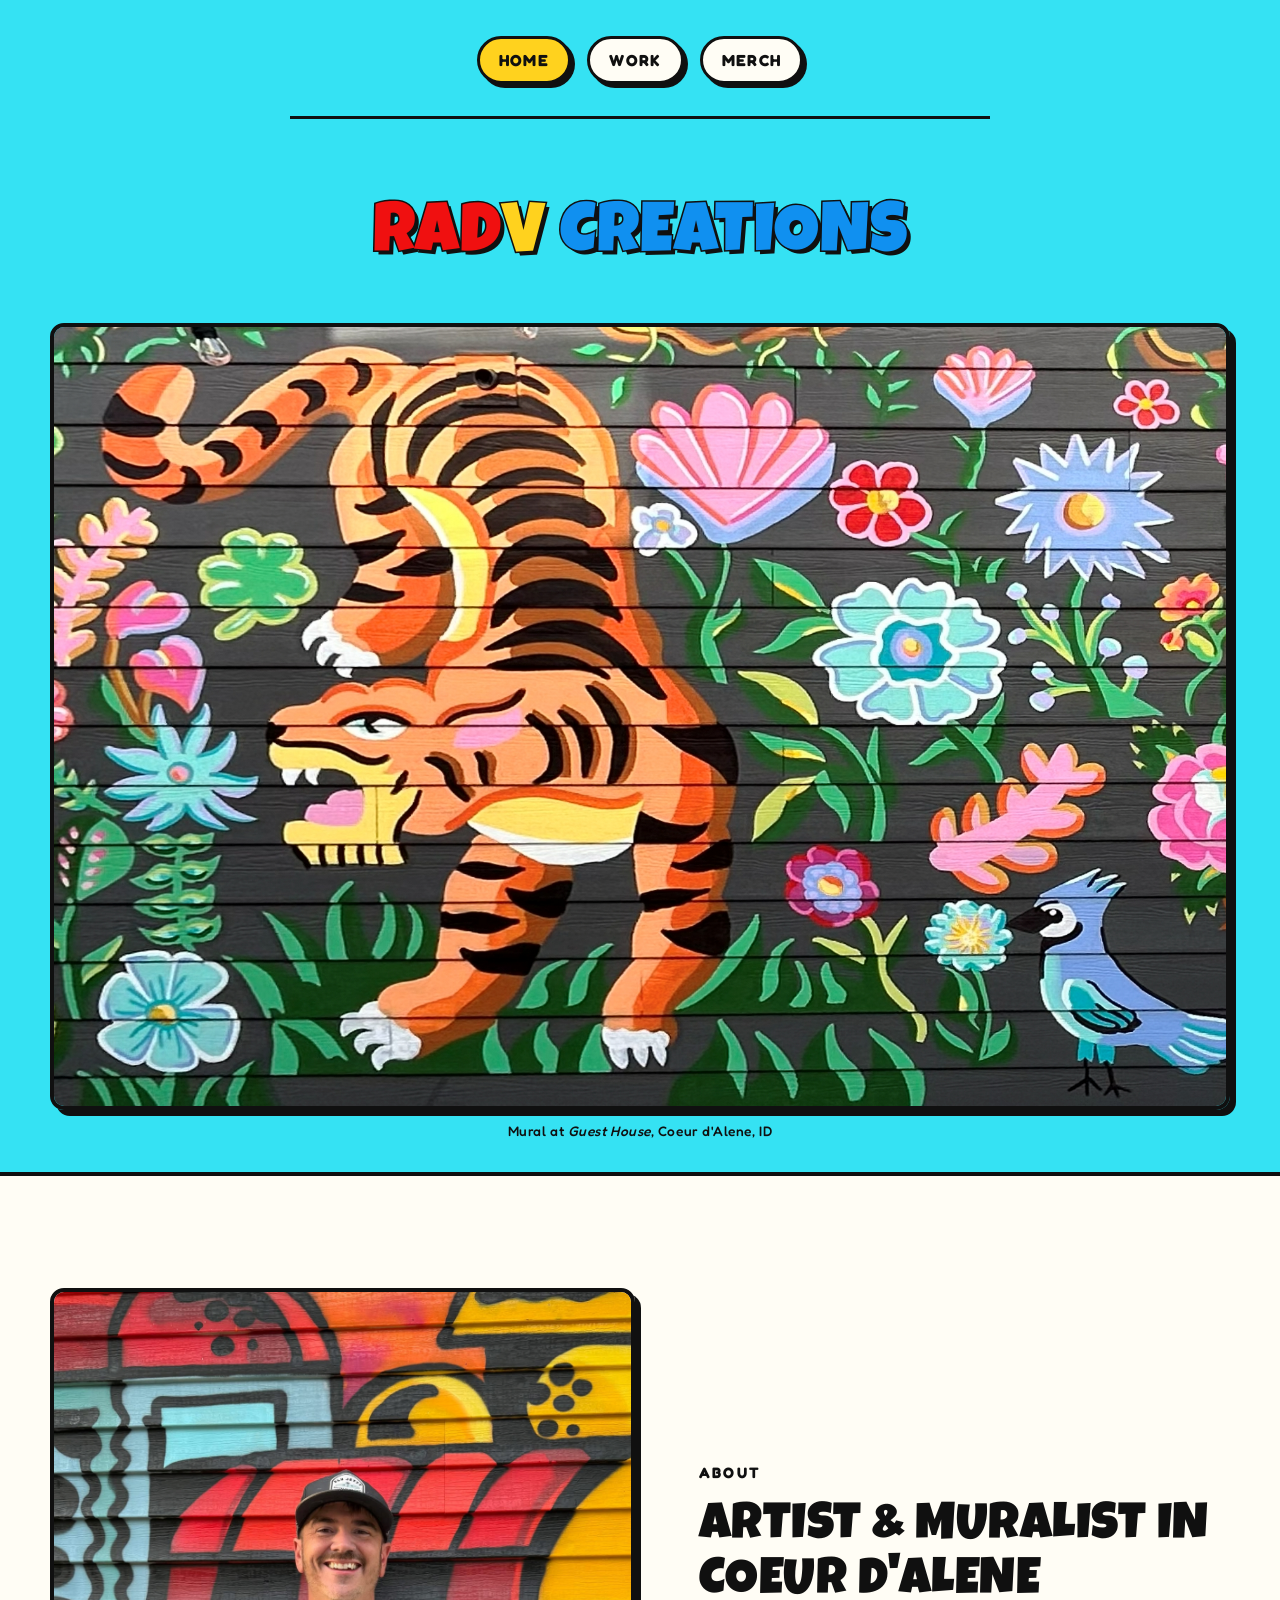
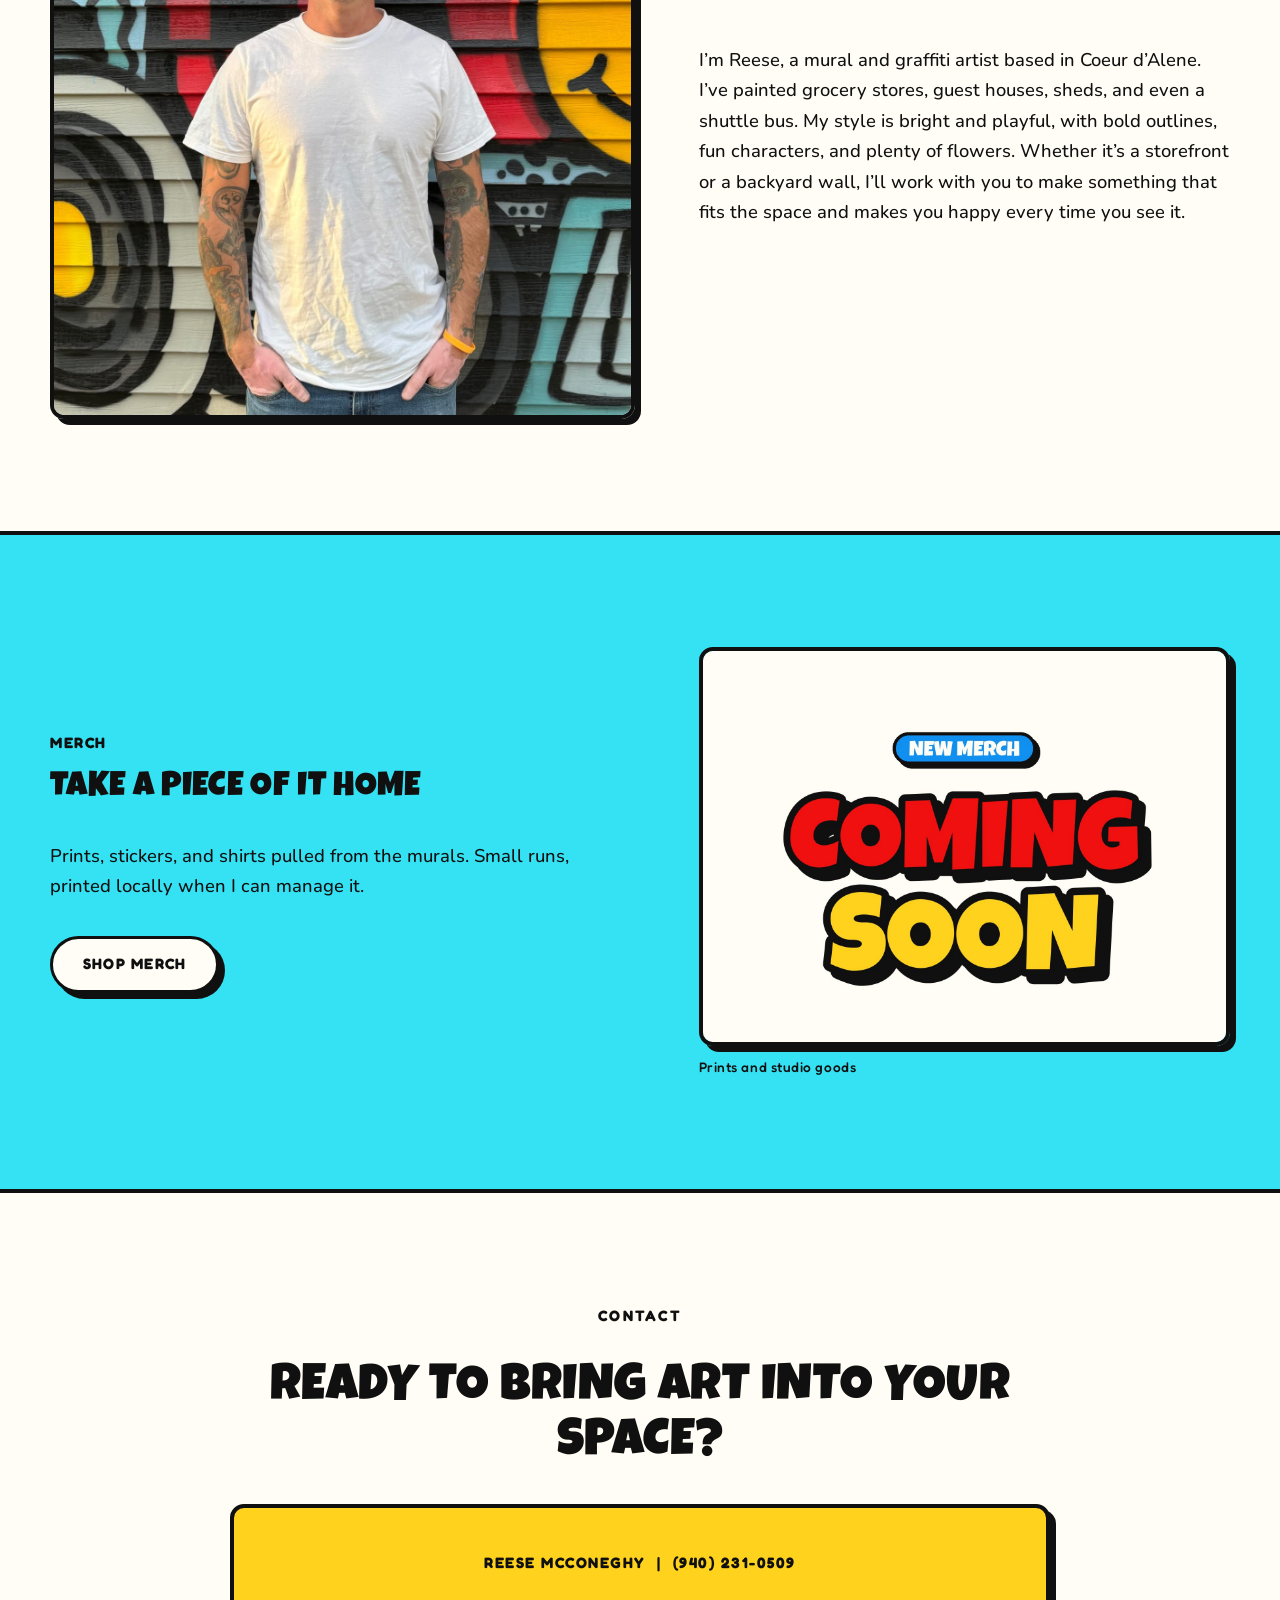
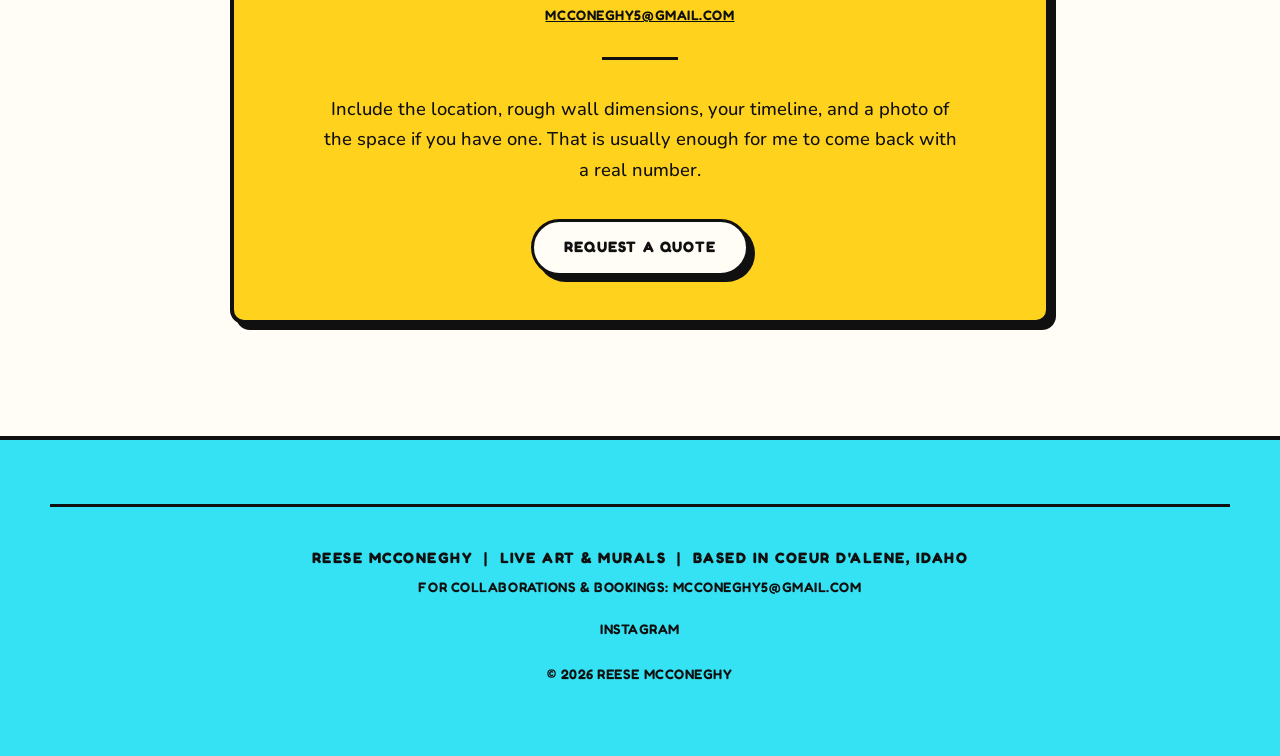
<file: index.html>
<!DOCTYPE html>
<html lang="en">

<head>
  <meta charset="utf-8">
  <meta name="viewport" content="width=device-width, initial-scale=1">
  <title>Reese Mcconeghy, Mural Artist</title>
  <meta name="description"
    content="Large-scale murals, live painting, and original work for public spaces and creative collaborations in Coeur d'Alene, Idaho.">

  <!-- Social sharing. Replace the image with a real 1200x630 JPG before launch. -->
  <meta property="og:title" content="Radv Creations | Reese Mcconeghy, Mural Artist">
  <meta property="og:description" content="Large-scale murals, live painting, and original work for public spaces.">
  <meta property="og:type" content="website">
  <meta property="og:url" content="https://www.radmurals.com/">
  <meta property="og:image" content="https://www.radmurals.com/assets/img/social-card.jpg">
  <meta property="og:image:width" content="1200">
  <meta property="og:image:height" content="630">
  <meta name="twitter:card" content="summary_large_image">

  <link rel="preconnect" href="https://fonts.googleapis.com">
  <link rel="preconnect" href="https://fonts.gstatic.com" crossorigin>
  <link
    href="https://fonts.googleapis.com/css2?family=Luckiest+Guy&family=Fredoka:wght@500;600;700&family=Nunito:wght@500;600;700;800&display=swap"
    rel="stylesheet">
  <link rel="stylesheet" href="assets/css/site.css">
  <script src="assets/js/site.js" defer></script>
</head>

<body data-page="home">

  <!-- ========== NAV (identical markup on every page) ========== -->
  <header class="masthead">
    <nav class="nav wrap" aria-label="Main">
      <ul>
        <li><a href="index.html" data-nav="home">Home</a></li>
        <li><a href="work.html" data-nav="work">Work</a></li>
        <li><a href="merch.html" data-nav="merch">Merch</a></li>
      </ul>
      <hr class="rule">
    </nav>
  </header>

  <main>

    <!-- ========== HERO ========== -->
    <section class="hero wrap">

      <h1 class="display display--xl hero__title">
        <span class="word">Rad</span><span class="word">v</span>
        <span class="word">Creations</span>
      </h1>

      <figure class="hero__figure">
        <img src="assets/img/tigerfull.jpg"
          alt="Exterior mural with a tiger and layered botanical shapes across a storefront">
        <figcaption class="caption center">Mural at <em>Guest House</em>, Coeur d'Alene, ID</figcaption>
      </figure>
      <br>
    </section>

    <!-- ========== ABOUT ========== -->
    <section class="section section--alt" id="about">
      <div class="wrap feature">
        <div class="feature__media portrait">
          <figure>
            <img src="assets/img/Mugshot.JPG" alt="The artist in front of Mural">
          </figure>
        </div>
        <div class="feature__body">
          <p class="eyebrow eyebrow--loose">About</p>
          <h2 class="display display--lg">Artist &amp; muralist in Coeur d'Alene</h2>
          <div class="prose">
            <p>I’m Reese, a mural and graffiti artist based in Coeur d’Alene. I’ve painted grocery stores, guest houses,
              sheds, and even a shuttle bus. My style is bright and playful, with bold outlines, fun characters, and
              plenty of flowers. Whether it’s a storefront or a backyard wall, I’ll work with you to make something that
              fits the space and makes you happy every time you see it.</p>
          </div>
        </div>
      </div>
    </section>

    <!-- ========== MERCH TEASER ========== -->
    <section class="section">
      <div class="wrap feature feature--flip reveal">
        <div class="feature__media">
          <figure>
            <img src="assets/img/coming-soon.jpg" alt="Framed print and folded tee laid out on a studio table">
            <figcaption class="caption">Prints and studio goods</figcaption>
          </figure>
        </div>
        <div class="feature__body">
          <p class="eyebrow">Merch</p>
          <h2 class="display display--md">Take a piece of it home</h2>
          <p>Prints, stickers, and shirts pulled from the murals. Small runs, printed locally when I can manage it.</p>
          <a class="btn" href="merch.html">Shop merch</a>
        </div>
      </div>
    </section>

    <!-- ========== CONTACT ==========
       A mailto link needs no server, which is what GitHub Pages wants.
       If you would rather have a real form, see the README. -->
    <section class="section section--alt" id="contact">
      <div class="wrap--narrow stack">
        <div class="center stack">
          <p class="eyebrow eyebrow--loose">Contact</p>
          <h2 class="display display--lg">Ready to bring art into your space?</h2>
        </div>

        <div class="contact-card">
          <p class="eyebrow">Reese Mcconeghy &nbsp;|&nbsp; (940) 231-0509</p>
          <p class="footer__meta"><a href="mailto:mcconeghy5@gmail.com">mcconeghy5@gmail.com</a></p>
          <hr class="rule rule--short">
          <p class="prose center">Include the location, rough wall dimensions, your timeline, and a photo of the space
            if you have one. That is usually enough for me to come back with a real number.</p>
          <a class="btn btn--filled" href="mailto:mcconeghy5@gmail.com?subject=Mural%20inquiry">Request a quote</a>
        </div>
      </div>
    </section>

  </main>

  <!-- ========== FOOTER (identical markup on every page) ========== -->
  <footer class="footer">
    <div class="wrap center">
      <hr class="rule">
      <p class="eyebrow">Reese Mcconeghy &nbsp;|&nbsp; Live Art &amp; Murals &nbsp;|&nbsp; Based in Coeur d'Alene, Idaho
      </p>
      <p class="footer__meta">For collaborations &amp; bookings: <a
          href="mailto:mcconeghy5@gmail.com">mcconeghy5@gmail.com</a></p>
      <div class="social">
        <a class="footer__meta" href="https://www.instagram.com/radv_creations/" rel="me noopener">Instagram</a>
      </div>
      <p class="footer__meta" style="margin-top:1.25rem">&copy; 2026 Reese Mcconeghy</p>
    </div>
  </footer>

</body>

</html>
</file>
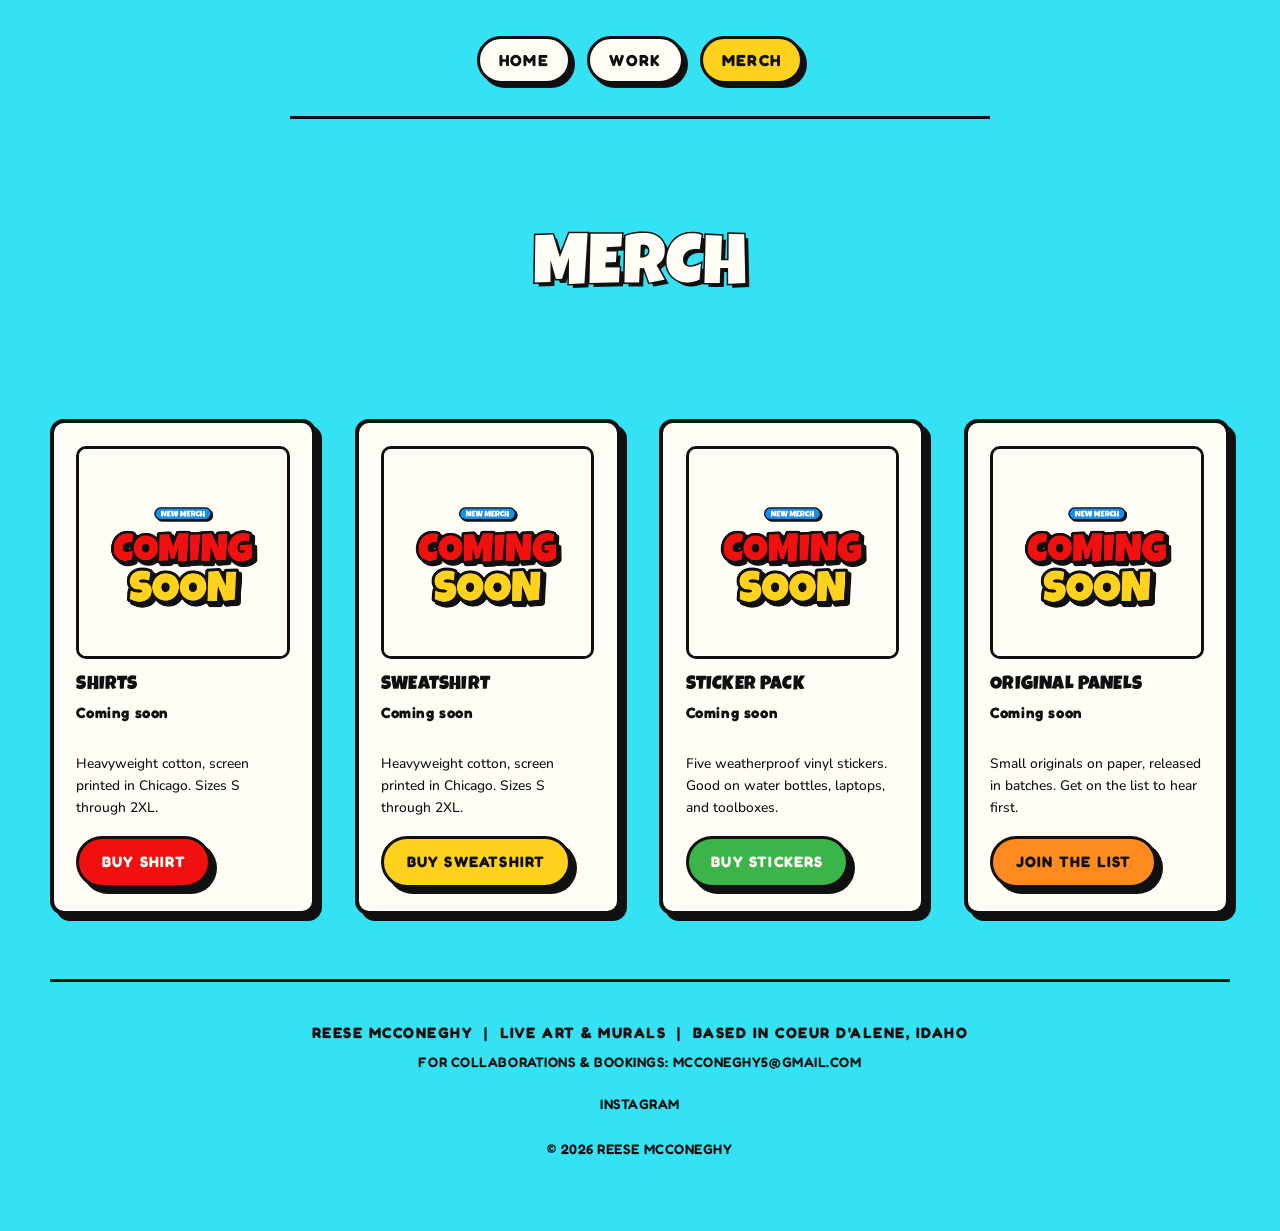
<file: merch.html>
<!DOCTYPE html>
<html lang="en">

<head>
  <meta charset="utf-8">
  <meta name="viewport" content="width=device-width, initial-scale=1">
  <title>Merch, Reese Mcconeghy</title>
  <meta name="description" content="Prints, stickers, and shirts pulled from the murals. Small runs, printed locally.">

  <link rel="preconnect" href="https://fonts.googleapis.com">
  <link rel="preconnect" href="https://fonts.gstatic.com" crossorigin>
  <link
    href="https://fonts.googleapis.com/css2?family=Luckiest+Guy&family=Fredoka:wght@500;600;700&family=Nunito:wght@500;600;700;800&display=swap"
    rel="stylesheet">
  <link rel="stylesheet" href="assets/css/site.css">
  <script src="assets/js/site.js" defer></script>
</head>

<body data-page="merch">

  <header class="masthead">
    <nav class="nav wrap" aria-label="Main">
      <ul>
        <li><a href="index.html" data-nav="home">Home</a></li>
        <li><a href="work.html" data-nav="work">Work</a></li>
        <li><a href="merch.html" data-nav="merch">Merch</a></li>
      </ul>
      <hr class="rule">
    </nav>
  </header>

  <main>

    <section class="section">
      <div class="wrap--narrow center stack">
        <h1 class="display display--xl">Merch</h1>
      </div>
    </section>

    <!-- ========== PRODUCTS ==========
       Each "Buy" link points at a hosted checkout (Shopify Buy Button,
       Square, Gumroad, or Etsy). Swap the href and you are selling.
       No cart code lives in this repo, which means no card data does either. -->
    <section class="wrap">
      <div class="products">

        <article class="product reveal">
          <img src="assets/img/coming-soon.jpg" alt="Giclee art print of the Lavender Sun mural">
          <h2 class="product__name">Shirts</h2>
          <p class="product__price">Coming soon</p>
          <p class="product__note">Heavyweight cotton, screen printed in Chicago. Sizes S through 2XL.</p>
          <a class="btn" href="#" data-buy>Buy shirt</a>
        </article>

        <article class="product reveal">
          <img src="assets/img/coming-soon.jpg" alt="Cotton tee screen printed with a mural motif">
          <h2 class="product__name">Sweatshirt</h2>
          <p class="product__price">Coming soon</p>
          <p class="product__note">Heavyweight cotton, screen printed in Chicago. Sizes S through 2XL.</p>
          <a class="btn" href="#" data-buy>Buy sweatshirt</a>
        </article>

        <article class="product reveal">
          <img src="assets/img/coming-soon.jpg" alt="Sticker pack featuring mural motifs">
          <h2 class="product__name">Sticker pack</h2>
          <p class="product__price">Coming soon</p>
          <p class="product__note">Five weatherproof vinyl stickers. Good on water bottles, laptops, and toolboxes.</p>
          <a class="btn" href="#" data-buy>Buy stickers</a>
        </article>

        <article class="product product--soon reveal">
          <img src="assets/img/coming-soon.jpg" alt="Small original prints">
          <h2 class="product__name">Original panels</h2>
          <p class="product__price">Coming soon</p>
          <p class="product__note">Small originals on paper, released in batches. Get on the list to hear first.
          </p>
          <a class="btn" href="index.html#contact">Join the list</a>
        </article>

      </div>
    </section>

  </main>

  <footer class="footer">
    <div class="wrap center">
      <hr class="rule">
      <p class="eyebrow">Reese Mcconeghy &nbsp;|&nbsp; Live Art &amp; Murals &nbsp;|&nbsp; Based in Coeur d'Alene, Idaho</p>
      <p class="footer__meta">For collaborations &amp; bookings: <a
          href="mailto:mcconeghy5@gmail.com">mcconeghy5@gmail.com</a></p>
      <div class="social">
        <a class="footer__meta" href="https://www.instagram.com/radv_creations/" rel="me noopener">Instagram</a>
      </div>
      <p class="footer__meta" style="margin-top:1.25rem">&copy; 2026 Reese Mcconeghy</p>
    </div>
  </footer>

</body>

</html>
</file>
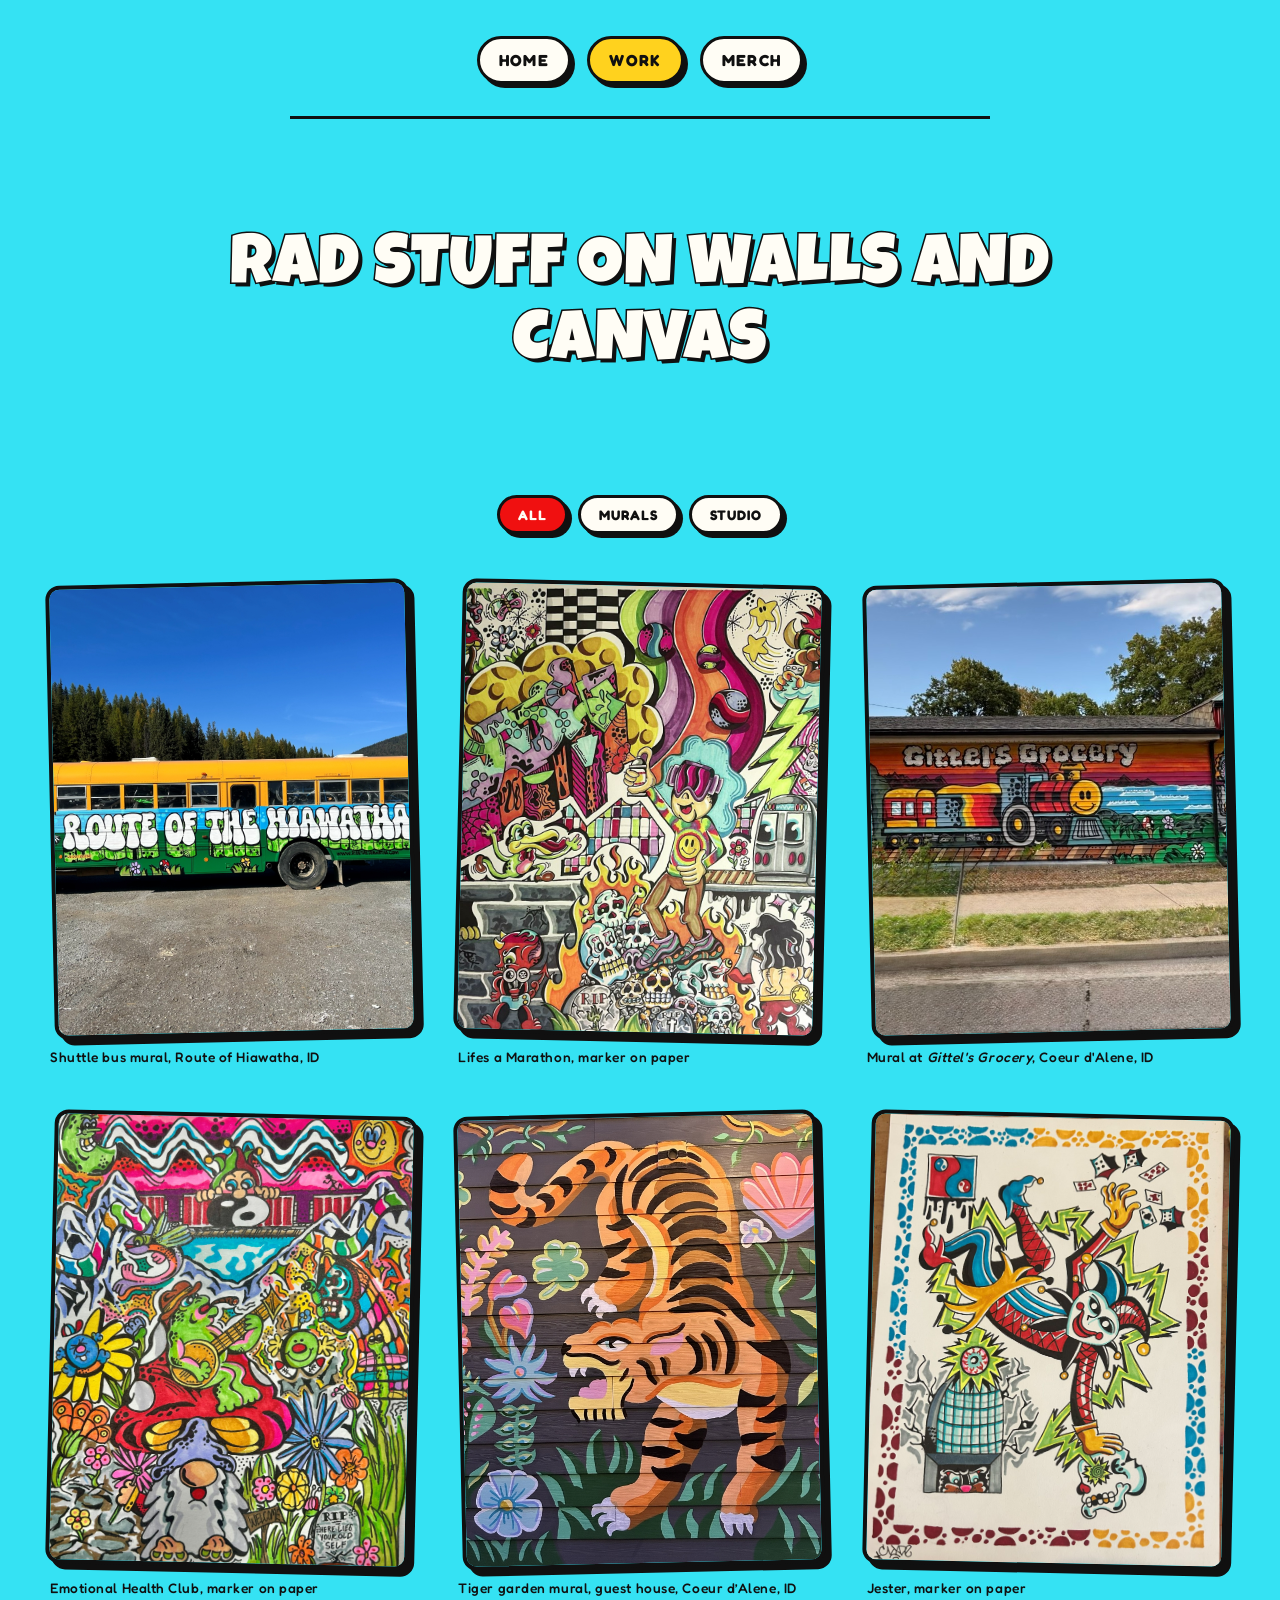
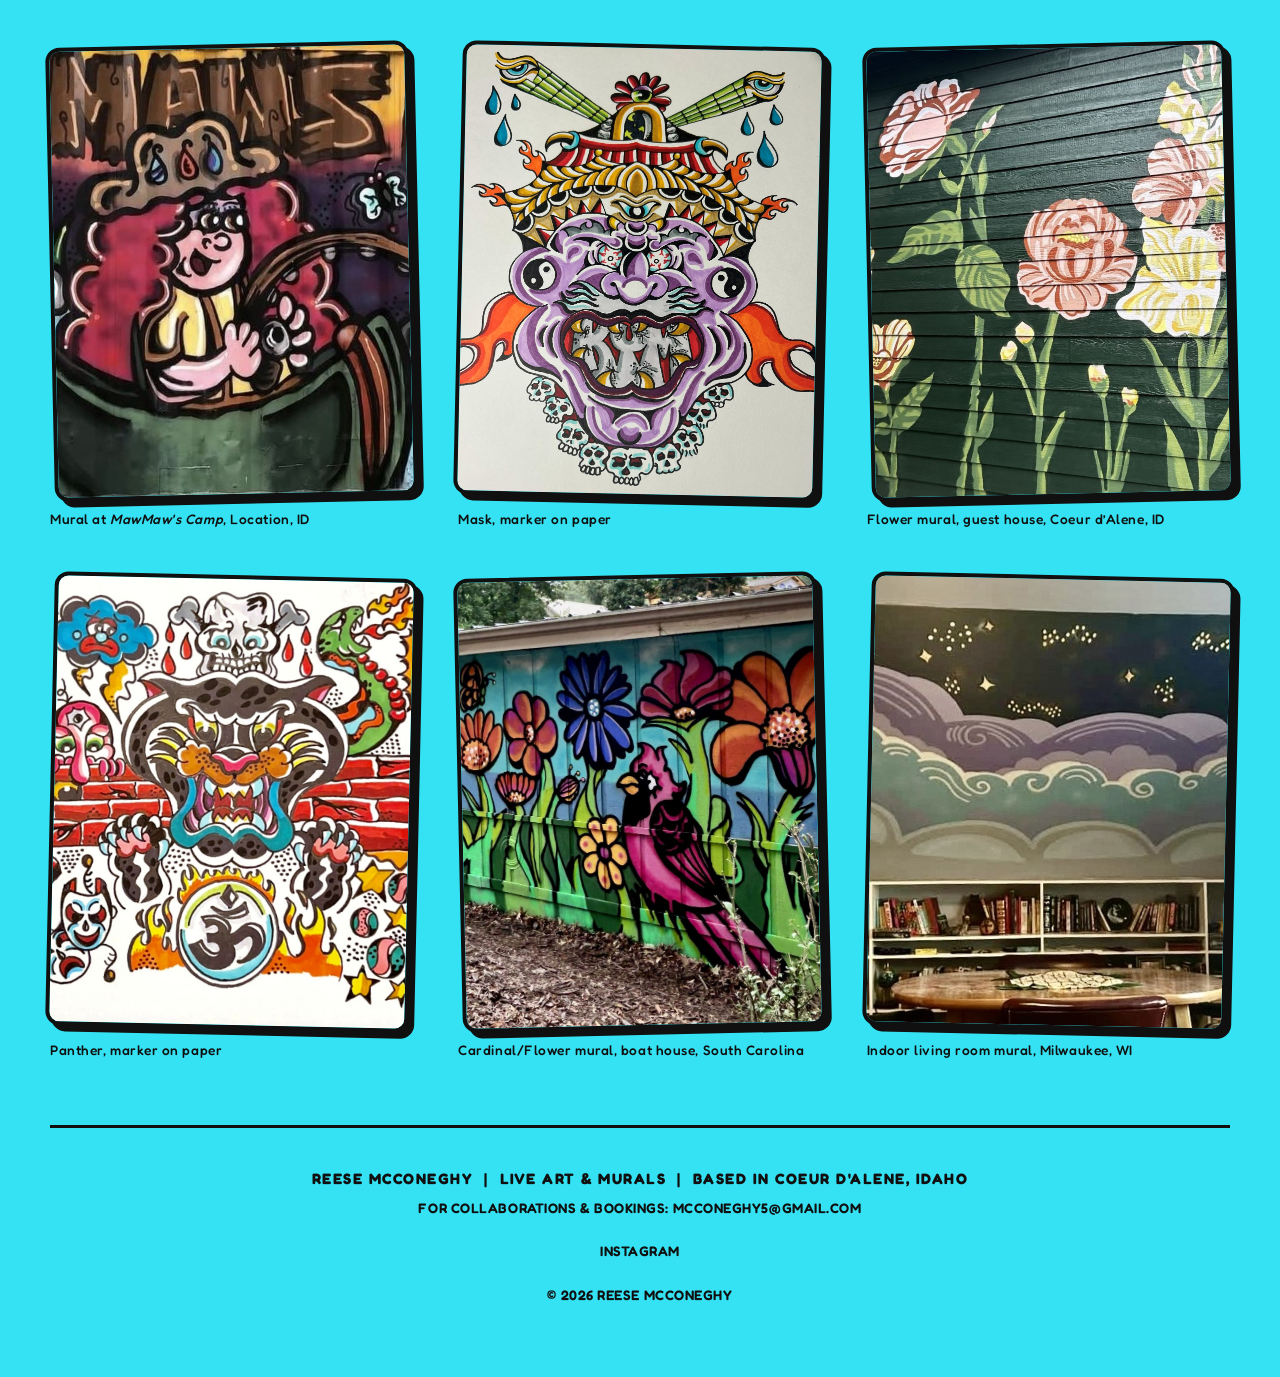
<file: work.html>
<!DOCTYPE html>
<html lang="en">

<head>
  <meta charset="utf-8">
  <meta name="viewport" content="width=device-width, initial-scale=1">
  <title>Work, Reese Mcconeghy</title>
  <meta name="description"
    content="Murals, live painting, and studio work for public and commercial spaces across North Idaho.">

  <link rel="preconnect" href="https://fonts.googleapis.com">
  <link rel="preconnect" href="https://fonts.gstatic.com" crossorigin>
  <link
    href="https://fonts.googleapis.com/css2?family=Luckiest+Guy&family=Fredoka:wght@500;600;700&family=Nunito:wght@500;600;700;800&display=swap"
    rel="stylesheet">
  <link rel="stylesheet" href="assets/css/site.css">
  <script src="assets/js/site.js" defer></script>
</head>

<body data-page="work">

  <header class="masthead">
    <nav class="nav wrap" aria-label="Main">
      <ul>
        <li><a href="index.html" data-nav="home">Home</a></li>
        <li><a href="work.html" data-nav="work">Work</a></li>
        <li><a href="merch.html" data-nav="merch">Merch</a></li>
      </ul>
      <hr class="rule">
    </nav>
  </header>

  <main>

    <section class="section">
      <div class="wrap--narrow center stack">
        <h1 class="display display--xl">Rad stuff on walls and canvas</h1>
      </div>
    </section>

    <!-- ========== GALLERY ==========
       To add a piece: copy one <figure> block, change the image path,
       the alt text, the data-category, and the caption. Nothing else.
       The filters and lightbox pick it up automatically. -->
    <section class="wrap">
      <div class="filters" data-filters>
        <button class="filter" type="button" data-filter="all" aria-pressed="true">All</button>
        <button class="filter" type="button" data-filter="murals" aria-pressed="false">Murals</button>
        <button class="filter" type="button" data-filter="studio" aria-pressed="false">Studio</button>
      </div>

      <div class="grid">

        <figure data-category="murals" class="reveal">
          <button class="tile" type="button" data-caption="Shuttle bus mural, Route of Hiawatha, Lookout Pass, ID">
            <img src="assets/img/RouteofH.jpg" data-full="assets/img/RouteofH.jpg, assets/img/RouteofH2.jpg"
              loading="lazy" decoding="async" alt="Shuttle bus mural, Route of Hiawatha, Lookout Pass, ID">
          </button>
          <figcaption class="caption">Shuttle bus mural, Route of Hiawatha, ID
          </figcaption>
        </figure>

        <figure data-category="studio" class="reveal">
          <button class="tile" type="button" data-caption="lifes a Marathon, marker on paper">
            <img src="assets/img/Doodle1.jpg" data-full="assets/img/Doodle1.jpg" loading="lazy" decoding="async"
              alt="lifes a Marathon, marker on paper">
          </button>
          <figcaption class="caption">Lifes a Marathon, marker on paper</figcaption>
        </figure>

        <figure data-category="murals" class="reveal">
          <button class="tile" type="button" data-caption="Gittels Grocery, Coeur d'Alene, ID">
            <img src="assets/img/Gittels.jpg"
              data-full="assets/img/Gittels.jpg, assets/img/Gittels2.jpg, assets/img/Gittels3.jpg, assets/img/Gittels4.jpg"
              loading="lazy" decoding="async" alt="Gittels Grocery Mural">
          </button>
          <figcaption class="caption">Mural at <em>Gittel's Grocery</em>, Coeur d'Alene, ID</figcaption>
        </figure>

        <figure data-category="studio" class="reveal">
          <button class="tile" type="button" data-caption="Emotional Health Club, marker on paper">
            <img src="assets/img/Doodle2.jpg" data-full="assets/img/Doodle2.jpg" loading="lazy" decoding="async"
              alt="Emotional Health Club, marker on paper">
          </button>
          <figcaption class="caption">Emotional Health Club, marker on paper</figcaption>
        </figure>

        <figure data-category="murals" class="reveal">
          <button class="tile" type="button" data-caption="Tiger garden mural, guest house, Coeur d’Alene, ID">
            <img src="assets/img/TigerThumb.jpg" data-full="assets/img/Tigerday.jpg" loading="lazy" decoding="async"
              alt="Tiger garden mural, guest house, Coeur d’Alene, ID">
          </button>
          <figcaption class="caption">Tiger garden mural, guest house, Coeur d’Alene, ID</figcaption>
        </figure>

        <figure data-category="studio" class="reveal">
          <button class="tile" type="button" data-caption="Jester, marker on paper">
            <img src="assets/img/Doodle3.jpg" data-full="assets/img/Doodle3.jpg" loading="lazy" decoding="async"
              alt="Jester, marker on paper">
          </button>
          <figcaption class="caption">Jester, marker on paper</figcaption>
        </figure>

        <figure data-category="murals" class="reveal">
          <button class="tile" type="button" data-caption="MawMaw's Camp Mural at Lousiana">
            <img src="assets/img/MawMawThumb.jpg" data-full="assets/img/MawMaw.jpg" loading="lazy" decoding="async"
              alt="MawMaw's Camp Mural at Lousiana">
          </button>
          <figcaption class="caption">Mural at <em>MawMaw's Camp</em>, Location, ID</figcaption>
        </figure>

        <figure data-category="studio" class="reveal">
          <button class="tile" type="button" data-caption="Mask, marker on paper">
            <img src="assets/img/Mask.jpg" data-full="assets/img/Mask.jpg" loading="lazy" decoding="async"
              alt="Mask, marker on paper">
          </button>
          <figcaption class="caption">Mask, marker on paper</figcaption>
        </figure>

        <figure data-category="murals" class="reveal">
          <button class="tile" type="button" data-caption="Flower mural, guest house, Coeur d’Alene, ID">
            <img src="assets/img/flowerthumb.jpg" data-full="assets/img/flowerguesthouse.jpg" loading="lazy"
              decoding="async" alt="Flower mural, guest house, Coeur d’Alene, ID">
          </button>
          <figcaption class="caption">Flower mural, guest house, Coeur d’Alene, ID</figcaption>
        </figure>

        <figure data-category="studio" class="reveal">
          <button class="tile" type="button" data-caption="Panther, marker on paper">
            <img src="assets/img/Panther.jpg" data-full="assets/img/Panther.jpg" loading="lazy" decoding="async"
              alt="Panther, marker on paper">
          </button>
          <figcaption class="caption">Panther, marker on paper</figcaption>
        </figure>

        <figure data-category="murals" class="reveal">
          <button class="tile" type="button" data-caption="Cardinal Flower mural, boat house, South Carolina">
            <img src="assets/img/Cardinal.jpg"
              data-full="assets/img/Cardinal.jpg, assets/img/Cardinal2.jpg, assets/img/Cardinal3.jpg " loading="lazy"
              decoding="async" alt="Cardinal Flower mural, boat house, South Carolina">
          </button>
          <figcaption class="caption">Cardinal/Flower mural, boat house, South Carolina</figcaption>
        </figure>

        <figure data-category="murals" class="reveal">
          <button class="tile" type="button" data-caption="Indoor living room mural, Milwaukee, WI">
            <img src="assets/img/House.jpg" data-full="assets/img/House.jpg, assets/img/House2.jpg" loading="lazy"
              decoding="async" alt="Indoor living room mural, Milwaukee, WI">
          </button>
          <figcaption class="caption">Indoor living room mural, Milwaukee, WI</figcaption>
        </figure>




      </div>
    </section>


  </main>

  <footer class="footer">
    <div class="wrap center">
      <hr class="rule">
      <p class="eyebrow">Reese Mcconeghy &nbsp;|&nbsp; Live Art &amp; Murals &nbsp;|&nbsp; Based in Coeur d'Alene, Idaho</p>
      <p class="footer__meta">For collaborations &amp; bookings: <a
          href="mailto:mcconeghy5@gmail.com">mcconeghy5@gmail.com</a></p>
      <div class="social">
        <a class="footer__meta" href="https://www.instagram.com/radv_creations/" rel="me noopener">Instagram</a>
      </div>
      <p class="footer__meta" style="margin-top:1.25rem">&copy; 2026 Reese Mcconeghy</p>
    </div>
  </footer>

</body>

</html>
</file>
<file: assets/css/site.css>
/* ============================================================
   THEME — change colors here and nowhere else.
   Palette sampled from the logo: cyan ground, near-black
   outlines, saturated primary fills.
   ============================================================ */
:root {
  --paper:      #35e2f3;   /* page background, the logo cyan */
  --paper-alt:  #fffdf5;   /* panels and cards stickered on top */
  --ink:        #101010;   /* text and every outline */
  --scrim:      rgba(16, 16, 16, 0.92);

  /* Fill colors, cycled across tiles, steps, and cards */
  --c1: #f01010;   /* red */
  --c2: #ffd21e;   /* yellow */
  --c3: #1090f0;   /* blue */
  --c4: #3bb54a;   /* green */
  --c5: #ff8a1f;   /* orange */
  --c6: #9b4bd8;   /* purple */

  --accent:      var(--c3);
  --accent-soft: #bff3f9;

  /* Typography roles */
  --display: "Luckiest Guy", "Arial Black", Impact, sans-serif;  /* headlines only */
  --caps:    Fredoka, "Trebuchet MS", Arial, sans-serif;         /* eyebrows, nav, captions */
  --body:    Nunito, -apple-system, BlinkMacSystemFont, "Segoe UI", Arial, sans-serif;

  /* Fluid type scale — min at 360px, max at 1280px */
  --t-caption: clamp(0.74rem, 0.68rem + 0.25vw, 0.86rem);
  --t-label:   clamp(0.78rem, 0.72rem + 0.28vw, 0.94rem);
  --t-body:    clamp(1rem, 0.94rem + 0.35vw, 1.15rem);
  --t-lead:    clamp(1.1rem, 0.98rem + 0.6vw, 1.4rem);
  --t-h3:      clamp(1.4rem, 1.1rem + 1.3vw, 2.1rem);
  --t-h2:      clamp(1.9rem, 1.3rem + 2.6vw, 3.2rem);
  --t-h1:      clamp(2.2rem, 1.4rem + 3.8vw, 4.4rem);

  /* Rhythm */
  --gap:     clamp(1rem, 0.6rem + 1.8vw, 2.25rem);
  --section: clamp(3.5rem, 2rem + 7vw, 7rem);
  --measure: 58ch;

  /* Sticker signature: outline weight, hard drop shadow, radius */
  --line:    3px;
  --line-lg: 4px;
  --pop:     6px 6px 0 var(--ink);
  --pop-sm:  4px 4px 0 var(--ink);
  --radius:  14px;
  --rule:    var(--line) solid var(--ink);
}

/* ============================================================
   RESET
   ============================================================ */
*, *::before, *::after { box-sizing: border-box; }
html { -webkit-text-size-adjust: 100%; scroll-behavior: smooth; }
body {
  margin: 0;
  background: var(--paper);
  color: var(--ink);
  font-family: var(--body);
  font-size: var(--t-body);
  font-weight: 500;
  line-height: 1.65;
  -webkit-font-smoothing: antialiased;
}
img { max-width: 100%; height: auto; display: block; }
figure { margin: 0; }
a { color: inherit; }
h1, h2, h3, h4 { margin: 0; font-weight: 400; }
ul { margin: 0; padding: 0; list-style: none; }
:focus-visible { outline: var(--line) solid var(--ink); outline-offset: 4px; }

@media (prefers-reduced-motion: reduce) {
  html { scroll-behavior: auto; }
  *, *::before, *::after {
    animation-duration: 0.01ms !important;
    transition-duration: 0.01ms !important;
  }
}

/* ============================================================
   LAYOUT PRIMITIVES
   ============================================================ */
.wrap { width: min(100% - clamp(1.25rem, 5vw, 4rem), 1180px); margin-inline: auto; }
.wrap--narrow { width: min(100% - clamp(1.25rem, 5vw, 4rem), 820px); margin-inline: auto; }
.section { padding-block: var(--section); }
.stack > * + * { margin-top: var(--gap); }

/* An "alt" section is a cream panel banded onto the cyan */
.section--alt {
  background: var(--paper-alt);
  border-block: var(--line-lg) solid var(--ink);
}

/* ============================================================
   TYPE TREATMENTS
   Headlines are solid black by default. Only the page h1 gets
   the full outlined-sticker treatment, so the boldness lands
   in one place per page instead of everywhere.
   ============================================================ */
.display {
  font-family: var(--display);
  line-height: 1.08;
  letter-spacing: 0.01em;
  text-transform: uppercase;
  color: var(--ink);
}
.display--lg { font-size: var(--t-h2); }
.display--md { font-size: var(--t-h3); }

.display--xl {
  font-size: var(--t-h1);
  color: var(--paper-alt);
  -webkit-text-stroke: 3px var(--ink);
  paint-order: stroke fill;
  text-shadow: var(--pop-sm);
}

/* Per-word color cycling. Used on the home hero: the signature. */
.word { display: inline-block; }
.word:nth-child(6n+1) { color: var(--c1); }
.word:nth-child(6n+2) { color: var(--c2); }
.word:nth-child(6n+3) { color: var(--c3); }
.word:nth-child(6n+4) { color: var(--c4); }
.word:nth-child(6n+5) { color: var(--c5); }
.word:nth-child(6n+6) { color: var(--c6); }

.eyebrow {
  font-family: var(--caps);
  font-weight: 700;
  font-size: var(--t-label);
  text-transform: uppercase;
  letter-spacing: 0.1em;
  line-height: 1.5;
  margin: 0;
}
.eyebrow--loose { letter-spacing: 0.16em; }

.lead { font-size: var(--t-lead); line-height: 1.55; max-width: var(--measure); font-weight: 600; }
.prose { max-width: var(--measure); }
.prose p + p { margin-top: 1.1em; }

.note {
  font-family: var(--body);
  font-weight: 600;
  font-size: var(--t-lead);
  line-height: 1.55;
  max-width: 46ch;
}

.caption {
  font-family: var(--caps);
  font-weight: 500;
  font-size: var(--t-caption);
  letter-spacing: 0.04em;
  line-height: 1.5;
  margin-top: 0.7rem;
}
.caption em { font-style: italic; }

.rule { border: 0; border-top: var(--rule); margin: 0; }
.rule--short { width: clamp(2.5rem, 6vw, 5rem); }
.rule--vertical {
  width: 0; height: clamp(2rem, 5vw, 3.5rem);
  border: 0; border-left: var(--rule);
  margin-inline: auto;
}
.rule--center { margin-inline: auto; }

.center { text-align: center; }

/* ============================================================
   HEADER / NAV — chunky pills, one row at every width
   ============================================================ */
.masthead { padding-top: clamp(1.25rem, 3vw, 2.25rem); }
.nav ul {
  display: flex;
  flex-wrap: wrap;
  justify-content: center;
  gap: clamp(0.5rem, 2vw, 1rem);
}
.nav a {
  display: block;
  font-family: var(--caps);
  font-weight: 700;
  font-size: clamp(0.78rem, 0.66rem + 0.5vw, 1rem);
  text-transform: uppercase;
  letter-spacing: 0.08em;
  text-decoration: none;
  padding: 0.5em 1.2em;
  background: var(--paper-alt);
  border: var(--line) solid var(--ink);
  border-radius: 99px;
  box-shadow: var(--pop-sm);
  transition: transform 0.12s ease, box-shadow 0.12s ease, background-color 0.12s ease;
}
.nav a:hover { transform: translate(2px, 2px); box-shadow: 2px 2px 0 var(--ink); }
.nav a[aria-current="page"] { background: var(--c2); }

.masthead .rule {
  width: min(70%, 700px);
  margin: clamp(1.25rem, 3vw, 2rem) auto 0;
}

/* ============================================================
   BUTTON — presses down into the page on click
   ============================================================ */
.btn {
  display: inline-block;
  font-family: var(--caps);
  font-weight: 700;
  font-size: var(--t-label);
  text-transform: uppercase;
  letter-spacing: 0.08em;
  text-decoration: none;
  padding: 0.85em 2em;
  background: var(--paper-alt);
  color: var(--ink);
  border: var(--line) solid var(--ink);
  border-radius: 99px;
  box-shadow: var(--pop);
  cursor: pointer;
  transition: transform 0.12s ease, box-shadow 0.12s ease, background-color 0.12s ease;
}
.btn:hover  { transform: translate(3px, 3px); box-shadow: 3px 3px 0 var(--ink); }
.btn:active { transform: translate(6px, 6px); box-shadow: 0 0 0 var(--ink); }
.btn--filled { background: var(--c2); }

/* ============================================================
   HERO
   ============================================================ */
.hero { padding-top: clamp(1.5rem, 4vw, 3rem); }
.hero__figure img {
  width: 100%;
  aspect-ratio: 3 / 2;
  object-fit: cover;
  border: var(--line-lg) solid var(--ink);
  border-radius: var(--radius);
  box-shadow: var(--pop);
}
.hero__title { margin-top: clamp(1.75rem, 4vw, 3rem); text-align: center; }
.hero__title {
  margin: clamp(1rem, 3vw, 2rem) 0 clamp(1.75rem, 4vw, 3rem);
  text-align: center;
}

/* ============================================================
   COLLAGE
   Each child carries a --tilt. The reveal animation below
   composes with it instead of overwriting it.
   ============================================================ */
.collage {
  display: grid;
  gap: var(--gap);
  margin-top: clamp(2.5rem, 5vw, 4rem);
}
.collage > * { transform: rotate(var(--tilt, 0deg)); }
.collage__tall  { --tilt: 1.5deg; }
.collage__block { --tilt: -1.5deg; }
.collage__wide  { --tilt: -1deg; }
.collage__copy  { --tilt: 1deg; }

.collage img {
  width: 100%;
  object-fit: cover;
  border: var(--line-lg) solid var(--ink);
  border-radius: var(--radius);
  box-shadow: var(--pop);
}
.collage__tall img { aspect-ratio: 3 / 4; }
.collage__wide img { aspect-ratio: 4 / 3; }

.collage__block {
  background: var(--c3);
  color: var(--paper-alt);
  padding: clamp(1.5rem, 3vw, 2.5rem);
  border: var(--line-lg) solid var(--ink);
  border-radius: var(--radius);
  box-shadow: var(--pop);
  display: flex;
  flex-direction: column;
  justify-content: center;
  gap: 1rem;
}
.collage__block .display { color: var(--paper-alt); }
.collage__block .rule { border-top-color: var(--paper-alt); }

.collage__copy {
  background: var(--c2);
  border: var(--line-lg) solid var(--ink);
  border-radius: var(--radius);
  box-shadow: var(--pop);
  padding: clamp(1.25rem, 3vw, 2rem);
}

@media (min-width: 900px) {
  .collage { grid-template-columns: repeat(12, 1fr); align-items: start; }
  .collage__tall  { grid-column: 1 / span 4; grid-row: 1; }
  .collage__block { grid-column: 6 / span 6; grid-row: 1; margin-top: 3rem; }
  .collage__wide  { grid-column: 6 / span 7; grid-row: 1; margin-top: 21rem; }
  .collage__copy  { grid-column: 1 / span 4; grid-row: 1; margin-top: 27rem; }
}

/* ============================================================
   FEATURE ROWS
   ============================================================ */
.feature { display: grid; gap: var(--gap); align-items: center; }
.feature + .feature { margin-top: var(--section); }
.feature img {
  width: 100%;
  aspect-ratio: 4 / 3;
  object-fit: cover;
  border: var(--line-lg) solid var(--ink);
  border-radius: var(--radius);
  box-shadow: var(--pop);
}
.feature__body { display: flex; flex-direction: column; gap: 1rem; align-items: start; }

@media (min-width: 820px) {
  .feature { grid-template-columns: 1.1fr 1fr; column-gap: clamp(2rem, 5vw, 4.5rem); }
  .feature--flip .feature__media { order: 2; }
}

/* ============================================================
   GALLERY — the sticker sheet
   ============================================================ */
.filters {
  display: flex;
  flex-wrap: wrap;
  justify-content: center;
  gap: 0.6rem;
  margin-bottom: clamp(2rem, 4vw, 3rem);
}
.filter {
  font-family: var(--caps);
  font-weight: 700;
  font-size: var(--t-caption);
  text-transform: uppercase;
  letter-spacing: 0.08em;
  padding: 0.6em 1.3em;
  background: var(--paper-alt);
  color: var(--ink);
  border: var(--line) solid var(--ink);
  border-radius: 99px;
  box-shadow: var(--pop-sm);
  cursor: pointer;
  transition: transform 0.12s ease, box-shadow 0.12s ease, background-color 0.12s ease;
}
.filter:hover { transform: translate(2px, 2px); box-shadow: 2px 2px 0 var(--ink); }
.filter[aria-pressed="true"] { background: var(--c1); color: var(--paper-alt); }

.grid {
  display: grid;
  grid-template-columns: repeat(auto-fill, minmax(min(100%, 270px), 1fr));
  gap: clamp(1.75rem, 3.5vw, 3rem);
}
.grid figure { margin: 0; }
.grid img {
  width: 100%;
  aspect-ratio: 4 / 5;
  object-fit: cover;
  background: var(--accent-soft);
  border: var(--line-lg) solid var(--ink);
  border-radius: var(--radius);
  box-shadow: var(--pop);
  transition: transform 0.15s ease, box-shadow 0.15s ease;
}
.grid button.tile {
  display: block; width: 100%; padding: 0;
  border: 0; background: none; cursor: pointer; text-align: left;
  font: inherit; color: inherit;
}
/* Alternating tilt so the grid reads as a sticker sheet, not a spreadsheet */
.grid figure:nth-child(odd)  img { transform: rotate(-1.25deg); }
.grid figure:nth-child(even) img { transform: rotate(1.25deg); }
.grid button.tile:hover img { transform: rotate(0deg) scale(1.02); box-shadow: 9px 9px 0 var(--ink); }
.grid [hidden] { display: none; }

/* ============================================================
   MERCH CARDS
   ============================================================ */
.products {
  display: grid;
  grid-template-columns: repeat(auto-fill, minmax(min(100%, 260px), 1fr));
  gap: clamp(1.75rem, 3vw, 2.5rem);
}
.product {
  background: var(--paper-alt);
  border: var(--line-lg) solid var(--ink);
  border-radius: var(--radius);
  box-shadow: var(--pop);
  padding: clamp(1rem, 2vw, 1.4rem);
  display: flex;
  flex-direction: column;
}
.product img {
  width: 100%;
  aspect-ratio: 1 / 1;
  object-fit: cover;
  border: var(--line) solid var(--ink);
  border-radius: 10px;
  background: var(--accent-soft);
}
.product__name {
  font-family: var(--display);
  font-size: 1.2rem;
  text-transform: uppercase;
  letter-spacing: 0.01em;
  line-height: 1.2;
  margin-top: 0.9rem;
}
.product__price {
  font-family: var(--caps);
  font-weight: 700;
  letter-spacing: 0.04em;
  font-size: var(--t-label);
  margin: 0.3rem 0 0.8rem;
}
.product__note { font-size: var(--t-caption); line-height: 1.6; margin-bottom: 1.1rem; }
.product .btn { padding: 0.7em 1.5em; align-self: start; margin-top: auto; }
.product--soon { opacity: 0.85; }

/* Each card's buy button takes the next color in the cycle */
.products .product:nth-child(4n+1) .btn { background: var(--c1); color: var(--paper-alt); }
.products .product:nth-child(4n+2) .btn { background: var(--c2); }
.products .product:nth-child(4n+3) .btn { background: var(--c4); color: var(--paper-alt); }
.products .product:nth-child(4n+4) .btn { background: var(--c5); }

/* ============================================================
   ABOUT
   ============================================================ */
.portrait img {
  width: 100%;
  aspect-ratio: 4 / 5;
  object-fit: cover;
  border: var(--line-lg) solid var(--ink);
  border-radius: var(--radius);
  box-shadow: var(--pop);
}
.checklist li {
  position: relative;
  padding-left: 2.4em;
  font-family: var(--body);
  font-weight: 700;
  font-size: 1.1rem;
  line-height: 1.5;
}
.checklist li + li { margin-top: 0.9em; }
.checklist li::before {
  content: "";
  position: absolute;
  left: 0; top: 0.3em;
  width: 1.1em; height: 1.1em;
  border: var(--line) solid var(--ink);
  border-radius: 50%;
}
.checklist li:nth-child(4n+1)::before { background: var(--c1); }
.checklist li:nth-child(4n+2)::before { background: var(--c2); }
.checklist li:nth-child(4n+3)::before { background: var(--c3); }
.checklist li:nth-child(4n+4)::before { background: var(--c4); }

.contact-card {
  background: var(--c2);
  border: var(--line-lg) solid var(--ink);
  border-radius: var(--radius);
  box-shadow: var(--pop);
  padding: clamp(1.5rem, 4vw, 2.75rem);
  text-align: center;
  display: flex;
  flex-direction: column;
  align-items: center;
  gap: 1rem;
}
.contact-card .btn { background: var(--paper-alt); }


/* Process — numbered because the order is real */
.process { display: grid; gap: clamp(1.75rem, 3.5vw, 2.5rem); }
@media (min-width: 760px) { .process { grid-template-columns: repeat(3, 1fr); } }
.process__step {
  border: var(--line-lg) solid var(--ink);
  border-radius: var(--radius);
  box-shadow: var(--pop);
  padding: clamp(1.25rem, 3vw, 2rem);
}
.process__step .eyebrow {
  font-family: var(--display);
  font-size: 1.3rem;
  letter-spacing: 0.01em;
  margin-bottom: 0.6rem;
}
.process__step:nth-child(1) { background: var(--c2); }
.process__step:nth-child(2) { background: var(--accent-soft); }
.process__step:nth-child(3) { background: var(--c5); }

/* ============================================================
   FOOTER
   ============================================================ */
.footer { padding-block: clamp(2.5rem, 5vw, 4rem); }
.footer .rule { margin-bottom: clamp(1.75rem, 4vw, 2.5rem); }
.footer p { margin: 0.4rem 0; }
.footer a { text-decoration: none; border-bottom: 2px solid transparent; }
.footer a:hover { border-bottom-color: currentColor; }
.footer__meta {
  font-family: var(--caps);
  font-weight: 600;
  font-size: var(--t-caption);
  letter-spacing: 0.04em;
  text-transform: uppercase;
}
.social { display: flex; justify-content: center; gap: 1.5rem; margin-top: 1.25rem; }

/* ============================================================
   LIGHTBOX
   ============================================================ */
.lightbox {
  position: fixed; inset: 0; z-index: 50;
  background: var(--scrim);
  display: grid; place-items: center;
  grid-template-columns: minmax(0, 1fr);   /* column can't grow past the screen */
  padding: clamp(1rem, 4vw, 3rem) clamp(4.5rem, 7vw, 6rem);  /* side room for the arrows */
}
.lightbox[hidden] { display: none; }
.lightbox figure {
  margin: 0;
  max-width: 100%;
  display: flex;
  flex-direction: column;
  align-items: center;
}
.lightbox img {
  width: auto;
  height: auto;
  max-width: min(100%, 1100px);
  max-height: 76vh;
  border: var(--line-lg) solid var(--ink);
  border-radius: var(--radius);
  background: var(--paper-alt);
}
.lightbox figcaption {
  color: var(--paper-alt);
  font-family: var(--caps);
  font-weight: 600;
  font-size: var(--t-caption);
  letter-spacing: 0.04em;
  text-align: center;
  margin-top: 1rem;
}
.lightbox__close {
  position: absolute; top: 1rem; right: 1rem;
  width: 3rem; height: 3rem;
  border: var(--line) solid var(--ink);
  border-radius: 50%;
  background: var(--c1); color: var(--paper-alt);
  font-family: var(--caps); font-weight: 700;
  font-size: 1.4rem; line-height: 1; cursor: pointer;
  box-shadow: var(--pop-sm);
}
.lightbox__close:hover { transform: translate(2px, 2px); box-shadow: 2px 2px 0 var(--ink); }

.lightbox__nav {
  position: absolute; top: 50%; transform: translateY(-50%);
  width: 3rem; height: 3rem;
  border: var(--line) solid var(--ink);
  border-radius: 50%;
  background: var(--c2); color: var(--ink);
  font-family: var(--caps); font-weight: 700;
  font-size: 1.8rem; line-height: 1; cursor: pointer;
  box-shadow: var(--pop-sm);
}
.lightbox__nav--prev { left: 1rem; }
.lightbox__nav--next { right: 1rem; }
.lightbox__nav:hover { box-shadow: 2px 2px 0 var(--ink); transform: translate(2px, calc(-50% + 2px)); }
.lightbox__nav[hidden] { display: none; }
/* ============================================================
   SCROLL REVEAL — composes with any --tilt on the element
   ============================================================ */
.reveal {
  opacity: 0;
  transform: translateY(16px) scale(0.985) rotate(var(--tilt, 0deg));
  transition: opacity 0.5s ease, transform 0.5s cubic-bezier(0.34, 1.35, 0.64, 1);
}
.reveal.is-visible { opacity: 1; transform: rotate(var(--tilt, 0deg)); }
@media (prefers-reduced-motion: reduce) {
  .reveal { opacity: 1; transform: rotate(var(--tilt, 0deg)); }
}

@media (max-width: 700px) {
  .lightbox {
    padding: 4.5rem 0 6rem;   /* room for close button on top, arrows on bottom */
  }
  .lightbox img {
    max-width: 100%;
    max-height: 70vh;
    border-radius: 0;
    border-inline: 0;          /* full bleed, no side borders */
  }
  .lightbox figcaption { padding-inline: 1rem; }
  .lightbox__nav {
    top: auto;
    bottom: 1.25rem;
    transform: none;
  }
  .lightbox__nav--prev { left: calc(50% - 4rem); }
  .lightbox__nav--next { right: calc(50% - 4rem); }
  .lightbox__nav:hover { transform: translate(2px, 2px); }
}

/* Full-screen button, sits left of the close X */
.lightbox__full {
  position: absolute; top: 1rem; right: 4.75rem;
  width: 3rem; height: 3rem;
  border: var(--line) solid var(--ink);
  border-radius: 50%;
  background: var(--paper-alt); color: var(--ink);
  font-size: 1.3rem; line-height: 1; cursor: pointer;
  box-shadow: var(--pop-sm);
}
.lightbox__full:hover { transform: translate(2px, 2px); box-shadow: 2px 2px 0 var(--ink); }
.lightbox img { cursor: zoom-in; }

/* Full-screen mode: just the photo on black */
.lightbox--full {
  background: #000;
  padding: 0;
}
.lightbox--full img {
  max-width: 100vw;
  max-height: 100vh;
  max-height: 100dvh;   /* accounts for the phone's address bar */
  border: 0;
  border-radius: 0;
  cursor: zoom-out;
}
.lightbox--full figcaption { display: none; }
.lightbox--full .lightbox__nav,
.lightbox--full .lightbox__close,
.lightbox--full .lightbox__full { opacity: 0.35; }
.lightbox--full .lightbox__nav:hover,
.lightbox--full .lightbox__close:hover,
.lightbox--full .lightbox__full:hover { opacity: 1; }
</file>
